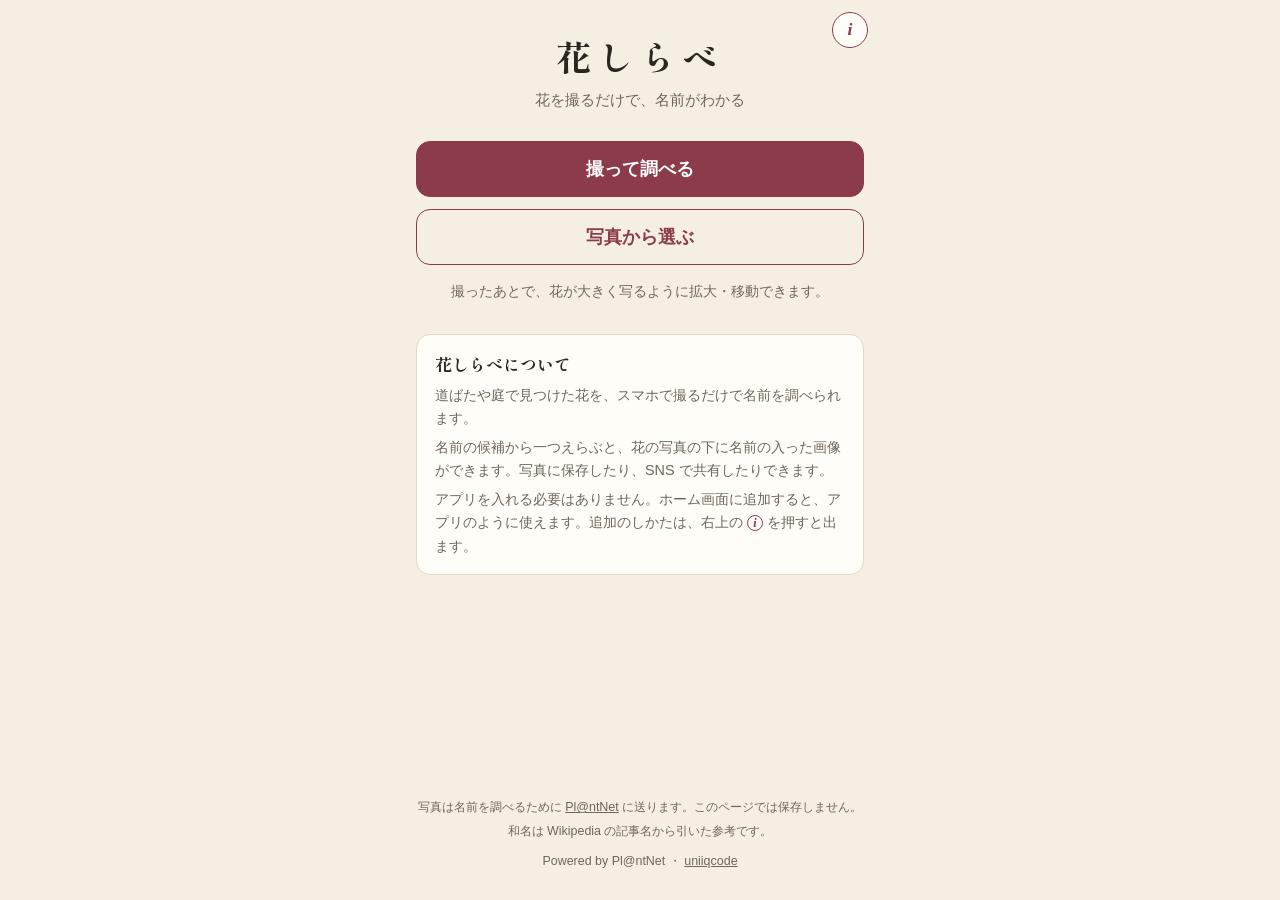
<file: index.html>
<!doctype html>
<html lang="ja">
<head>
<meta charset="utf-8">
<meta name="viewport" content="width=device-width, initial-scale=1, viewport-fit=cover">
<title>花しらべ｜花を撮るだけで、名前がわかる</title>
<meta name="description" content="花の写真を撮るだけで、名前の候補がわかる無料のウェブアプリ。えらんだ名前を入れた画像を作って、写真に保存したり SNS で共有したりできます。">
<meta property="og:type" content="website">
<meta property="og:site_name" content="uniiqcode">
<meta property="og:title" content="花しらべ｜花を撮るだけで、名前がわかる">
<meta property="og:description" content="花の写真を撮るだけで、名前の候補がわかる無料のウェブアプリ。えらんだ名前を入れた画像を作って、写真に保存したり SNS で共有したりできます。">
<meta property="og:url" content="https://uniiqcode.com/hana-shirabe/">
<meta property="og:image" content="https://uniiqcode.com/hana-shirabe/icons/ogp.png">
<meta property="og:image:width" content="1200">
<meta property="og:image:height" content="630">
<meta property="og:image:alt" content="花しらべ 花を撮るだけで、名前がわかる。">
<meta property="og:locale" content="ja_JP">
<meta name="twitter:card" content="summary_large_image">
<link rel="canonical" href="https://uniiqcode.com/hana-shirabe/">
<meta name="theme-color" content="#f5efe3">
<link rel="manifest" href="manifest.webmanifest">
<link rel="icon" href="icons/favicon.svg" type="image/svg+xml">
<link rel="icon" href="icons/favicon-32.png" sizes="32x32" type="image/png">
<link rel="icon" href="icons/favicon-16.png" sizes="16x16" type="image/png">
<link rel="apple-touch-icon" href="icons/apple-touch-icon.png">
<meta name="apple-mobile-web-app-title" content="花しらべ">
<link rel="preconnect" href="https://fonts.googleapis.com">
<link rel="preconnect" href="https://fonts.gstatic.com" crossorigin>
<link href="https://fonts.googleapis.com/css2?family=Shippori+Mincho:wght@500;700&display=swap" rel="stylesheet">
<link rel="stylesheet" href="style.css?v=5">
</head>
<body>
<main class="app">
  <button class="info-btn" id="info-btn" type="button" aria-label="ホーム画面に追加する方法" aria-haspopup="dialog">i</button>
  <header class="head">
    <h1>花しらべ</h1>
    <p class="lead">花を撮るだけで、名前がわかる</p>
  </header>

  <section class="picker" id="picker">
    <label class="btn btn-main">
      <input type="file" accept="image/*" capture="environment" id="camera" hidden>
      <span>撮って調べる</span>
    </label>
    <label class="btn btn-sub">
      <input type="file" accept="image/*" id="library" hidden>
      <span>写真から選ぶ</span>
    </label>
    <p class="tip">撮ったあとで、花が大きく写るように拡大・移動できます。</p>

    <div class="about">
      <h2>花しらべについて</h2>
      <p>道ばたや庭で見つけた花を、スマホで撮るだけで名前を調べられます。</p>
      <p>名前の候補から一つえらぶと、花の写真の下に名前の入った画像ができます。写真に保存したり、SNS で共有したりできます。</p>
      <p>アプリを入れる必要はありません。ホーム画面に追加すると、アプリのように使えます。追加のしかたは、右上の <span class="info-mark" aria-hidden="true">i</span> を押すと出ます。</p>
    </div>
  </section>

  <section class="crop" id="crop" hidden>
    <p class="tip">2本の指で拡大・縮小、1本の指で動かして、花を枠にきれいにおさめてください。</p>
    <div class="crop-frame" id="crop-frame">
      <canvas id="crop-canvas" aria-label="花の写真。拡大・縮小・移動ができます"></canvas>
    </div>
    <div class="zoom">
      <button class="zoom-btn" id="zoom-out" type="button" aria-label="縮小">－</button>
      <input type="range" id="zoom" min="0" max="1000" value="0" aria-label="拡大の大きさ">
      <button class="zoom-btn" id="zoom-in" type="button" aria-label="拡大">＋</button>
    </div>
    <button class="btn btn-main" id="crop-ok" type="button">この範囲で調べる</button>
    <button class="btn btn-sub" id="crop-cancel" type="button">写真をえらびなおす</button>
  </section>

  <section class="result" id="result" hidden>
    <div class="photo"><img id="photo" alt="調べた写真"></div>
    <p class="status" id="status" role="status" aria-live="polite"></p>
    <ol class="cands" id="cands" role="radiogroup" aria-label="花の名前の候補"></ol>
    <p class="tip" id="choose-tip" hidden>名前をえらんで、画像を作れます</p>
    <button class="btn btn-main" id="make" type="button" hidden>この名前で画像を作る</button>
    <button class="btn btn-sub" id="again" type="button" hidden>ほかの花を調べる</button>
  </section>

  <section class="card" id="card" hidden>
    <img id="card-img" class="card-img" alt="花の名前の入った画像">
    <button class="btn btn-main" id="share" type="button">写真に保存・共有する</button>
    <p class="tip" id="share-tip" hidden>うまく保存できない時は、画像を長押しして「写真に追加」を選んでください。</p>
    <button class="btn btn-sub" id="back" type="button">名前をえらびなおす</button>
    <button class="btn btn-sub" id="again2" type="button">ほかの花を調べる</button>
  </section>

  <footer class="foot">
    <p id="demo-note" class="demo" hidden>お試し表示です。写真はどこにも送らず、見本の答えを出しています。</p>
    <p>写真は名前を調べるために <a href="https://my.plantnet.org/" rel="noopener">Pl@ntNet</a> に送ります。このページでは保存しません。</p>
    <p>和名は Wikipedia の記事名から引いた参考です。</p>
    <p class="credit">Powered by Pl@ntNet ・ <a href="https://uniiqcode.com/">uniiqcode</a></p>
  </footer>
</main>

<dialog class="guide" id="guide" aria-labelledby="guide-title">
  <div class="guide-body">
    <button class="guide-close" id="guide-close" type="button" aria-label="閉じる">×</button>
    <h2 id="guide-title">ホーム画面に追加するには</h2>
    <p>LINE・Instagram・X などのアプリからリンクを開いた時は、その画面からは追加できません。下のURLをコピーしてから、<strong>Chrome</strong>（Android）か <strong>Safari</strong>（iPhone）を開き直してください。</p>
    <div class="url-box">
      <input id="app-url" type="text" value="https://uniiqcode.com/hana-shirabe/" readonly aria-label="花しらべのURL">
      <button class="btn btn-main copy-btn" id="copy-url" type="button">URLをコピー</button>
    </div>
    <p class="copy-msg" id="copy-msg" role="status" aria-live="polite"></p>

    <h3>Android（Chrome）</h3>
    <ol>
      <li>Chrome を開き、画面の上のURLの欄を押して、コピーしたURLを貼り付けて開く</li>
      <li>右上の「︙」（点が3つ）を押す</li>
      <li>「ホーム画面に追加」を押す（「アプリをインストール」と出ることもあります）</li>
      <li>「追加」（または「インストール」）を押す</li>
    </ol>

    <h3>iPhone（Safari）</h3>
    <ol>
      <li>Safari を開き、URLの欄を押して、コピーしたURLを貼り付けて開く</li>
      <li>共有ボタン（四角から上向きの矢印）を押す。見当たらない時は、URLの欄の横の「…」を押すと出ます</li>
      <li>下にずらして「ホーム画面に追加」を押す</li>
      <li>右上の「追加」を押す</li>
    </ol>

    <p class="guide-end">ホーム画面にできた「花しらべ」のアイコンから、いつでも開けます。</p>
    <button class="btn btn-sub" id="guide-ok" type="button">閉じる</button>
  </div>
</dialog>

<script src="config.js?v=2"></script>
<script src="core.js?v=2"></script>
<script src="app.js?v=5"></script>
</body>
</html>
</file>
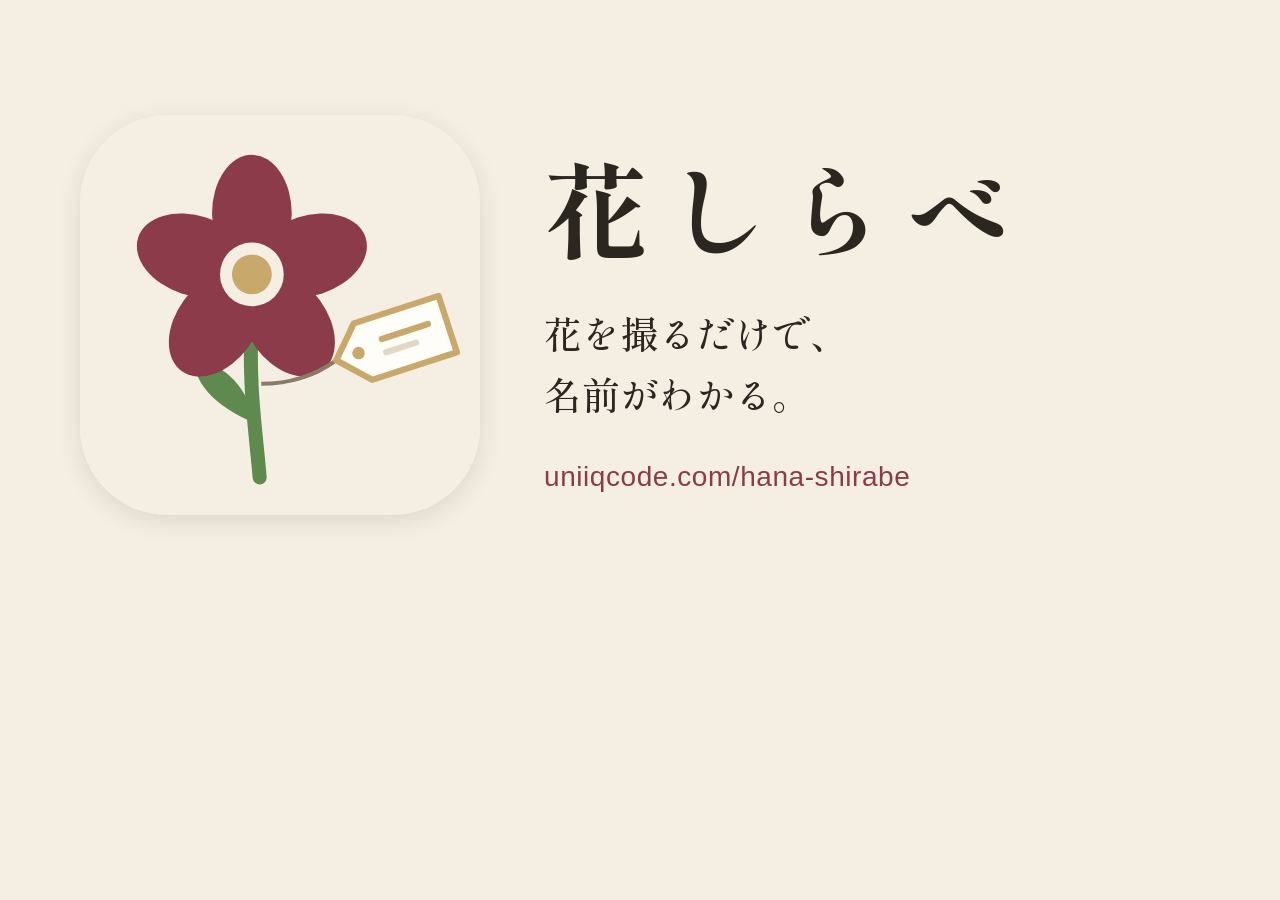
<file: icons/ogp.html>
<!doctype html>
<html lang="ja">
<head>
<meta charset="utf-8">
<!-- SNS 用バナー（1200×630）の元。node scripts/make-icons.cjs で ogp.png にする -->
<link href="https://fonts.googleapis.com/css2?family=Shippori+Mincho:wght@500;700&display=block" rel="stylesheet">
<style>
  html, body { margin: 0; }
  body {
    width: 1200px; height: 630px; overflow: hidden;
    background: #f5efe3; color: #2b2620;
    display: flex; align-items: center; gap: 64px; padding: 0 80px; box-sizing: border-box;
    font-family: "Hiragino Sans", "Noto Sans JP", sans-serif;
  }
  .icon { width: 400px; height: 400px; flex: none; border-radius: 88px; overflow: hidden; box-shadow: 0 6px 24px rgba(43,38,32,.12); }
  .icon img { width: 100%; height: 100%; display: block; }
  h1 { font-family: "Shippori Mincho", serif; font-weight: 700; font-size: 104px; letter-spacing: .16em; margin: 0 0 22px; }
  p { margin: 0; font-family: "Shippori Mincho", serif; font-weight: 500; font-size: 38px; line-height: 1.6; }
  .url { margin-top: 30px; font-family: inherit; font-size: 28px; color: #8c3b4a; letter-spacing: .02em; }
</style>
</head>
<body>
  <div class="icon"><img src="icon.svg" alt=""></div>
  <div>
    <h1>花しらべ</h1>
    <p>花を撮るだけで、<br>名前がわかる。</p>
    <p class="url">uniiqcode.com/hana-shirabe</p>
  </div>
</body>
</html>
</file>
<file: style.css>
:root {
  --bg: #f5efe3;
  --card: #fffdf8;
  --ink: #2b2620;
  --sub: #6f665a;
  --line: #e2d8c6;
  --accent: #8c3b4a;
  --accent-ink: #fff;
  --bar: #c9a96b;
}
* { box-sizing: border-box; }
[hidden] { display: none !important; }
html, body { margin: 0; }
body {
  background: var(--bg);
  color: var(--ink);
  font-family: -apple-system, BlinkMacSystemFont, "Hiragino Sans", "Noto Sans JP", sans-serif;
  line-height: 1.6;
  -webkit-text-size-adjust: 100%;
}
.app {
  max-width: 480px;
  margin: 0 auto;
  padding: calc(env(safe-area-inset-top) + 28px) 16px calc(env(safe-area-inset-bottom) + 24px);
  min-height: 100vh;
  display: flex;
  flex-direction: column;
  position: relative;
}
.head { text-align: center; margin-bottom: 28px; }
.head h1 {
  font-family: "Shippori Mincho", serif;
  font-weight: 700;
  font-size: 2.2rem;
  letter-spacing: 0.2em;
  margin: 0;
}
.lead { margin: 4px 0 0; color: var(--sub); font-size: 0.95rem; }

.picker { display: flex; flex-direction: column; gap: 12px; }
.btn {
  display: flex; align-items: center; justify-content: center;
  min-height: 56px; border-radius: 14px;
  font-size: 1.1rem; font-weight: 600; cursor: pointer;
  border: 1px solid var(--accent);
  -webkit-tap-highlight-color: transparent;
  font-family: inherit;
  width: 100%;
}
.btn-main { background: var(--accent); color: var(--accent-ink); }
.btn-sub { background: transparent; color: var(--accent); }
.btn:active { opacity: 0.8; }
.tip { color: var(--sub); font-size: 0.85rem; margin: 4px 0 0; text-align: center; }

.about {
  margin-top: 20px; padding: 16px 18px;
  background: var(--card); border: 1px solid var(--line); border-radius: 14px;
  font-size: 0.9rem; color: var(--sub);
}
.about h2 {
  font-family: "Shippori Mincho", serif; font-weight: 700;
  font-size: 1.05rem; color: var(--ink); margin: 0 0 6px;
}
.about p { margin: 6px 0 0; }

.crop { display: flex; flex-direction: column; gap: 12px; }
.crop .tip { margin: 0; }
.crop-frame {
  position: relative; width: 100%; aspect-ratio: 1 / 1;
  border-radius: 14px; overflow: hidden; background: #2b2620;
  touch-action: none; user-select: none; -webkit-user-select: none;
  cursor: grab;
}
.crop-frame:active { cursor: grabbing; }
.crop-frame canvas { position: absolute; inset: 0; width: 100%; height: 100%; display: block; }
.zoom { display: flex; align-items: center; gap: 10px; }
.zoom input { flex: 1; accent-color: var(--accent); }
.zoom-btn {
  width: 44px; height: 44px; flex: none; border-radius: 50%;
  border: 1px solid var(--accent); background: transparent; color: var(--accent);
  font-size: 1.3rem; line-height: 1; cursor: pointer; font-family: inherit;
  -webkit-tap-highlight-color: transparent;
}

.result { display: flex; flex-direction: column; gap: 14px; }
.photo {
  aspect-ratio: 1 / 1; border-radius: 14px; overflow: hidden;
  background: var(--line);
}
.photo img { width: 100%; height: 100%; object-fit: cover; display: block; }
.status { margin: 0; text-align: center; color: var(--sub); min-height: 1.6em; }
.status.error { color: var(--accent); }

.cands { list-style: none; margin: 0; padding: 0; display: flex; flex-direction: column; gap: 10px; }
.cand {
  background: var(--card); border: 1px solid var(--line); border-radius: 14px;
  padding: 14px 16px;
}
.cand-top { display: flex; align-items: baseline; justify-content: space-between; gap: 8px; }
.cand-name {
  font-family: "Shippori Mincho", serif; font-weight: 700;
  font-size: 1.35rem; line-height: 1.35; margin: 0;
}
.cand:first-child .cand-name { font-size: 1.6rem; }
.cand-score { color: var(--sub); font-size: 0.9rem; white-space: nowrap; }
.cand-sub { margin: 2px 0 0; color: var(--sub); font-size: 0.9rem; }
.cand-sub i { font-family: "Shippori Mincho", serif; }
.bar { height: 4px; background: var(--line); border-radius: 2px; margin-top: 10px; overflow: hidden; }
.bar span { display: block; height: 100%; background: var(--bar); }
.cand { cursor: pointer; -webkit-tap-highlight-color: transparent; position: relative; }
.cand[aria-checked="true"] { border: 2px solid var(--accent); padding: 13px 15px; }
.cand[aria-checked="true"]::after {
  content: "えらんだ名前"; position: absolute; top: -10px; left: 14px;
  background: var(--accent); color: var(--accent-ink);
  font-size: 0.7rem; padding: 0 8px; border-radius: 8px; line-height: 1.6;
}
.cand-link { display: inline-block; margin-top: 8px; font-size: 0.85rem; color: var(--accent); }

.card { display: flex; flex-direction: column; gap: 12px; }
.card-img {
  width: 100%; aspect-ratio: 5 / 7; display: block;
  border-radius: 10px; box-shadow: 0 2px 12px rgba(43, 38, 32, 0.15);
  background: var(--card);
  -webkit-touch-callout: default;
}

.foot { margin-top: auto; padding-top: 32px; color: var(--sub); font-size: 0.78rem; text-align: center; }
.foot p { margin: 4px 0; }
.foot a { color: inherit; }
.demo { color: var(--accent); }
.credit { margin-top: 10px !important; }

/* 右上の i: ホーム画面に追加する方法 */
.info-btn {
  position: absolute; top: calc(env(safe-area-inset-top) + 12px); right: 12px;
  width: 36px; height: 36px; border-radius: 50%;
  border: 1.5px solid var(--accent); background: var(--card); color: var(--accent);
  font: italic 700 1.1rem/1 Georgia, "Times New Roman", serif;
  display: flex; align-items: center; justify-content: center;
  cursor: pointer; padding: 0; -webkit-tap-highlight-color: transparent;
}
.info-btn:active { opacity: 0.7; }
.info-mark {
  display: inline-flex; align-items: center; justify-content: center;
  width: 1.3em; height: 1.3em; border-radius: 50%;
  border: 1px solid var(--accent); color: var(--accent);
  font: italic 700 0.85em/1 Georgia, serif; vertical-align: 0.05em;
}
.guide {
  width: min(440px, calc(100vw - 24px)); max-height: calc(100dvh - 24px);
  padding: 0; border: none; border-radius: 16px;
  background: var(--card); color: var(--ink);
  box-shadow: 0 10px 40px rgba(43, 38, 32, 0.25);
  overscroll-behavior: contain;
}
.guide::backdrop { background: rgba(43, 38, 32, 0.45); }
.guide-body { position: relative; padding: 22px 20px 20px; font-size: 0.92rem; }
.guide h2 {
  font-family: "Shippori Mincho", serif; font-weight: 700;
  font-size: 1.2rem; margin: 0 36px 10px 0;
}
.guide h3 {
  font-size: 1rem; margin: 18px 0 4px; padding-bottom: 4px;
  border-bottom: 1px solid var(--line); color: var(--accent);
}
.guide p { margin: 6px 0; }
.guide ol { margin: 6px 0 0; padding-left: 1.4em; }
.guide li { margin: 4px 0; }
.guide-close {
  position: absolute; top: 10px; right: 10px;
  width: 36px; height: 36px; border: none; background: transparent;
  font-size: 1.6rem; line-height: 1; color: var(--sub); cursor: pointer;
}
.url-box { display: flex; flex-direction: column; gap: 8px; margin-top: 10px; }
.url-box input {
  width: 100%; padding: 10px 12px; border: 1px solid var(--line); border-radius: 10px;
  background: var(--bg); color: var(--ink); font-size: 16px; font-family: inherit;
}
.copy-btn { min-height: 48px; font-size: 1rem; }
.copy-msg { min-height: 1.4em; text-align: center; color: var(--accent); font-weight: 600; margin: 4px 0 0 !important; }
.guide-end { margin-top: 16px !important; color: var(--sub); }
.guide .btn { margin-top: 10px; }
</file>
